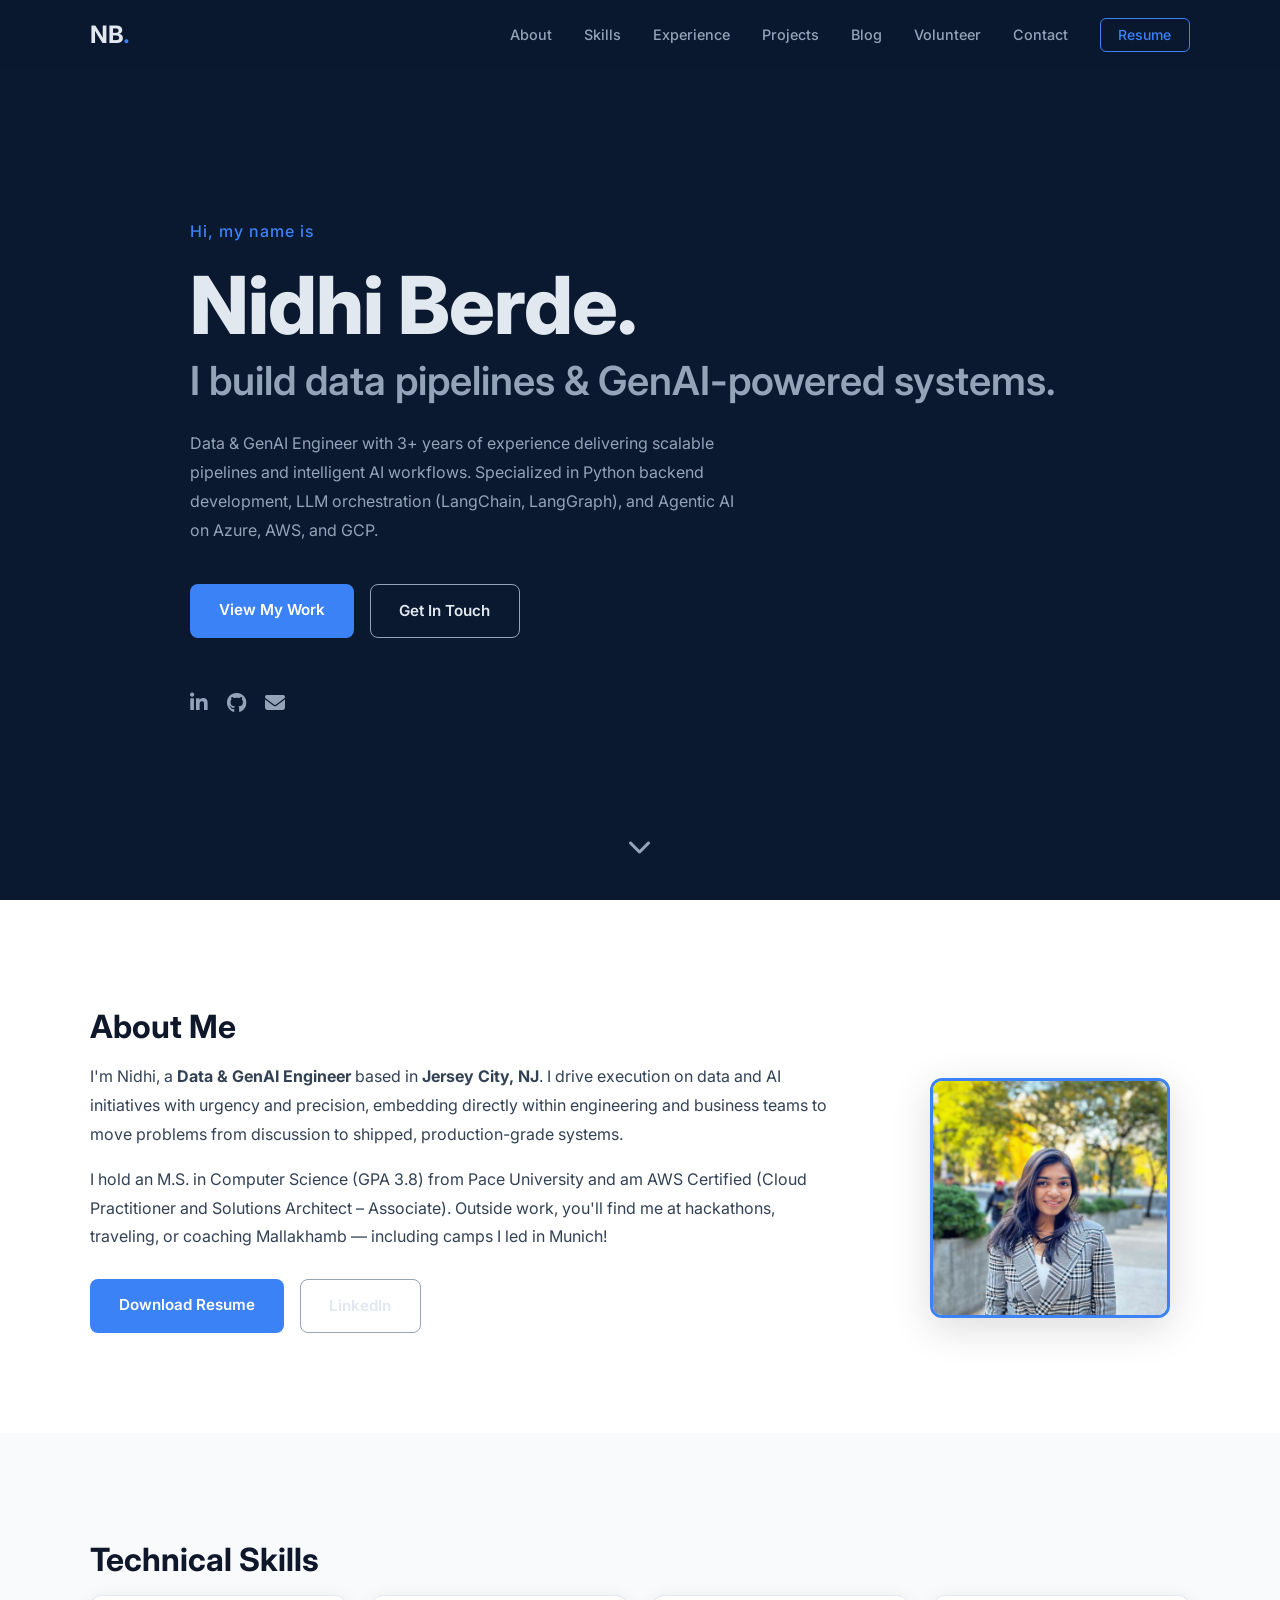
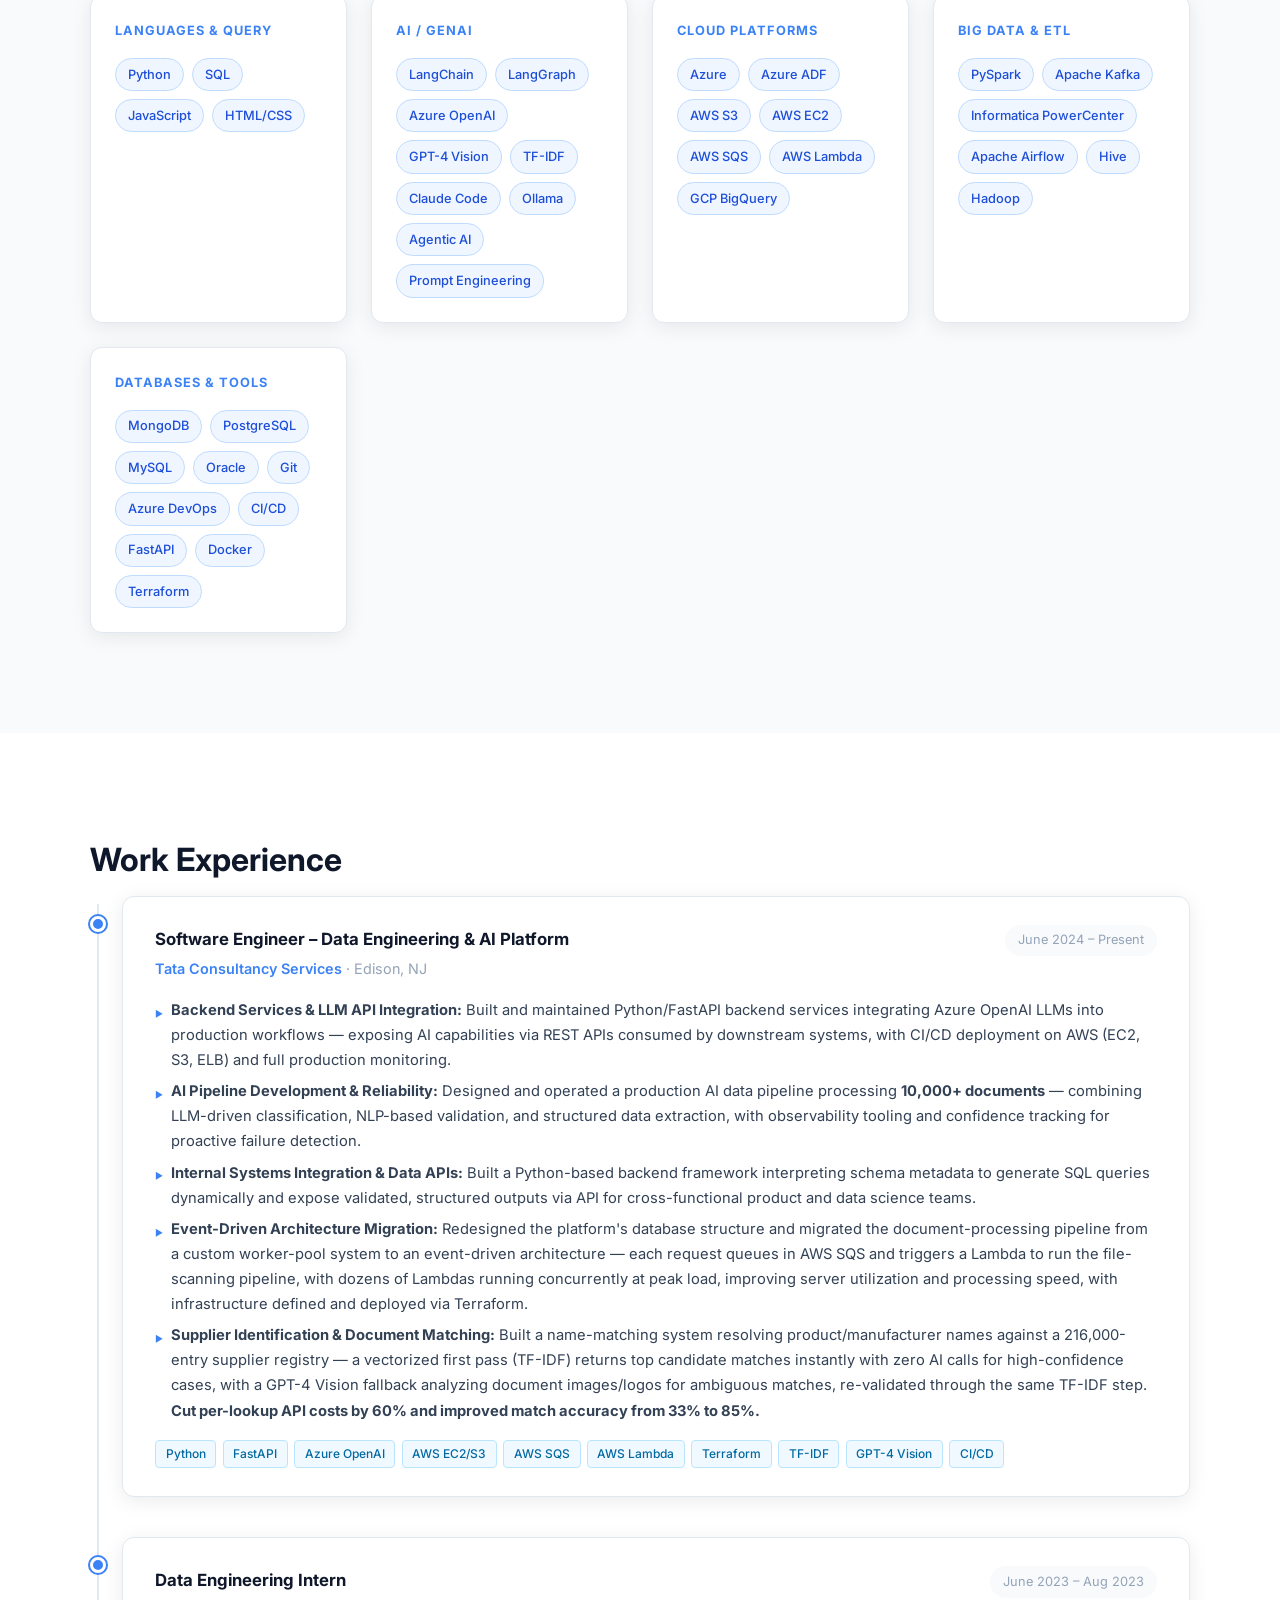
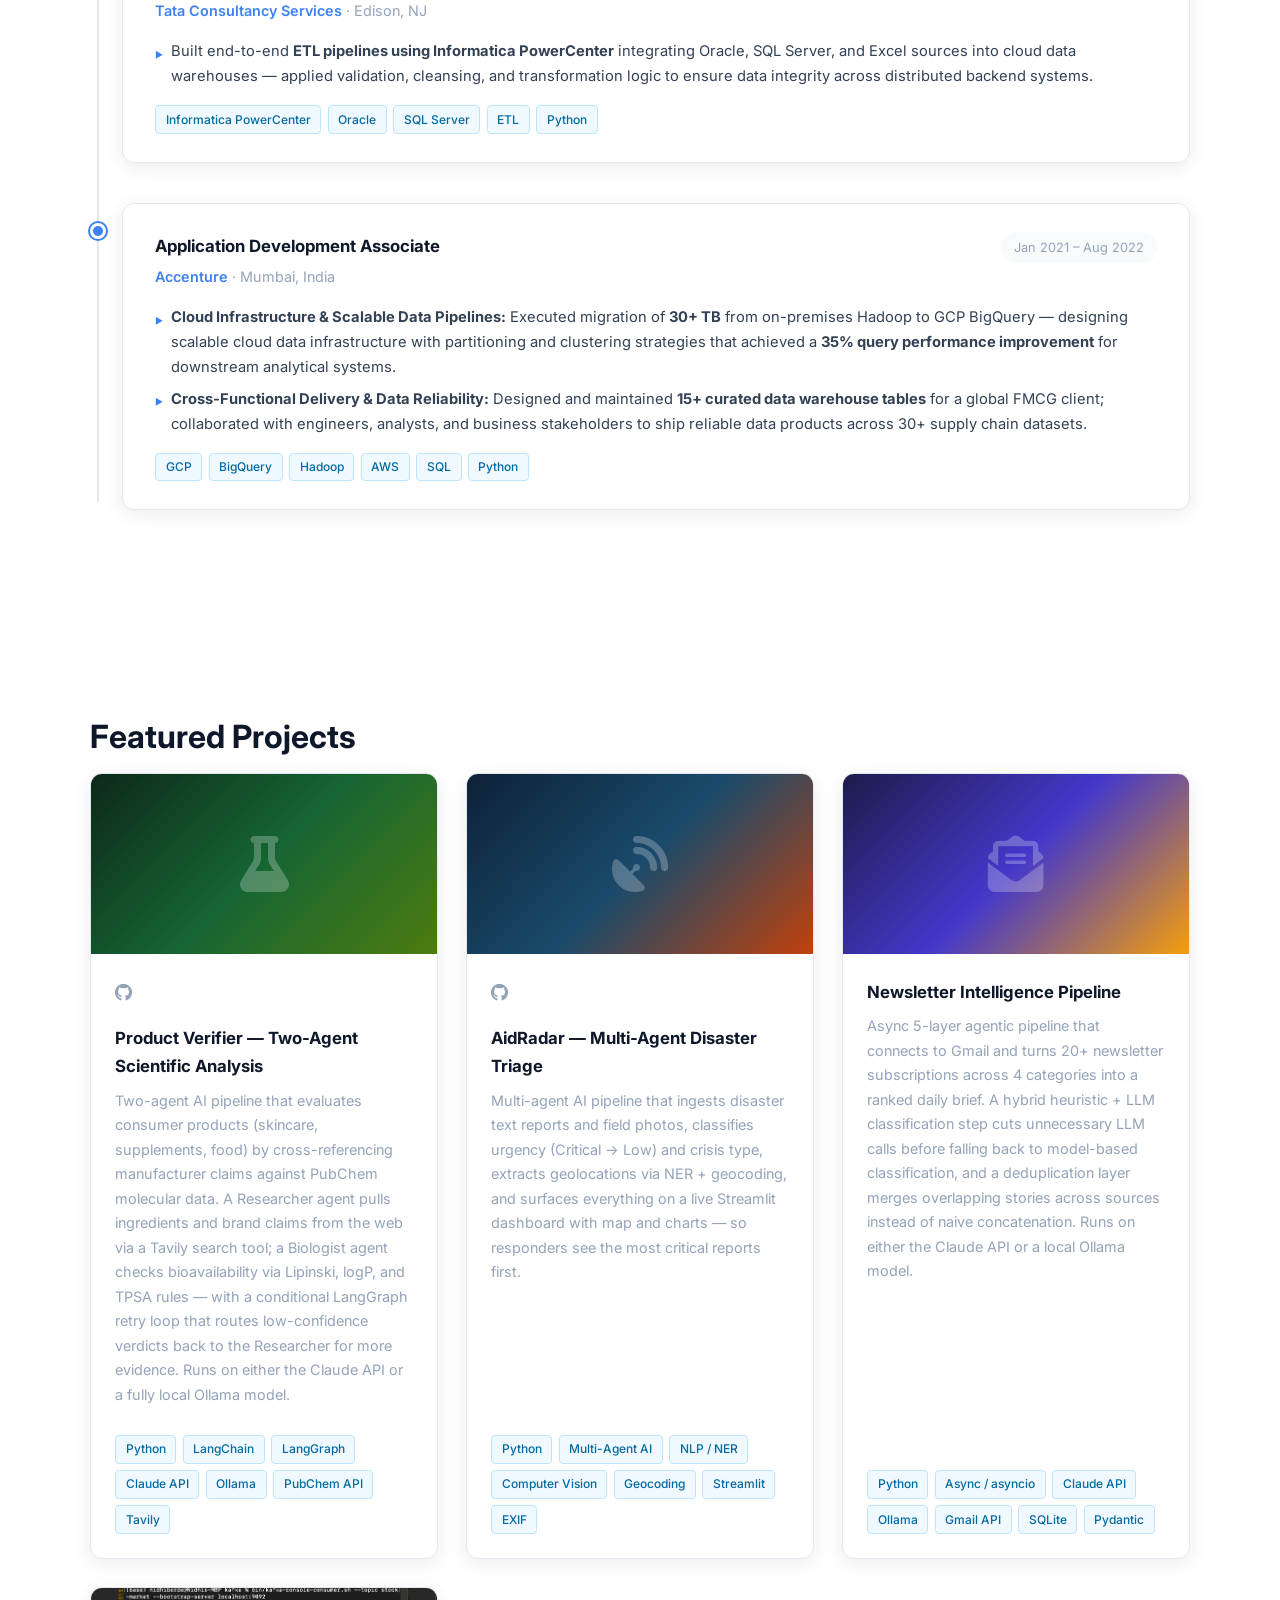
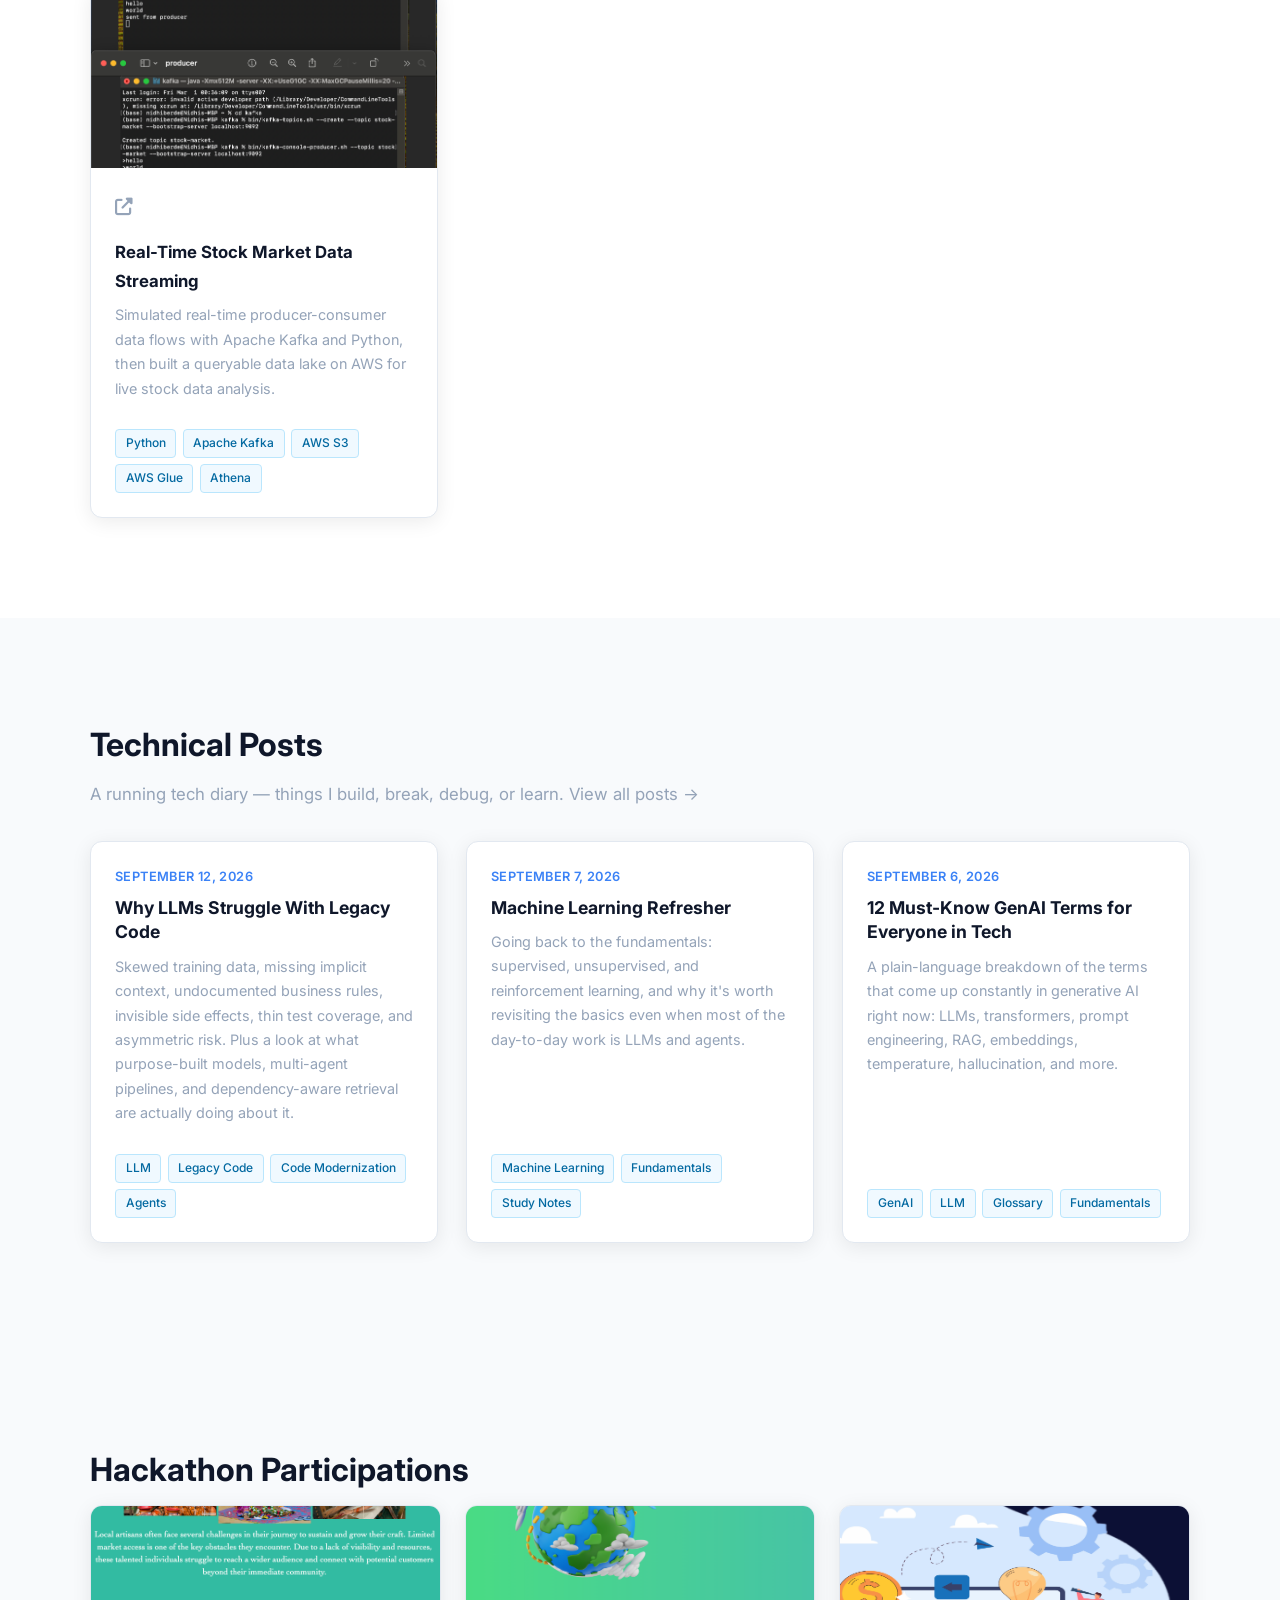
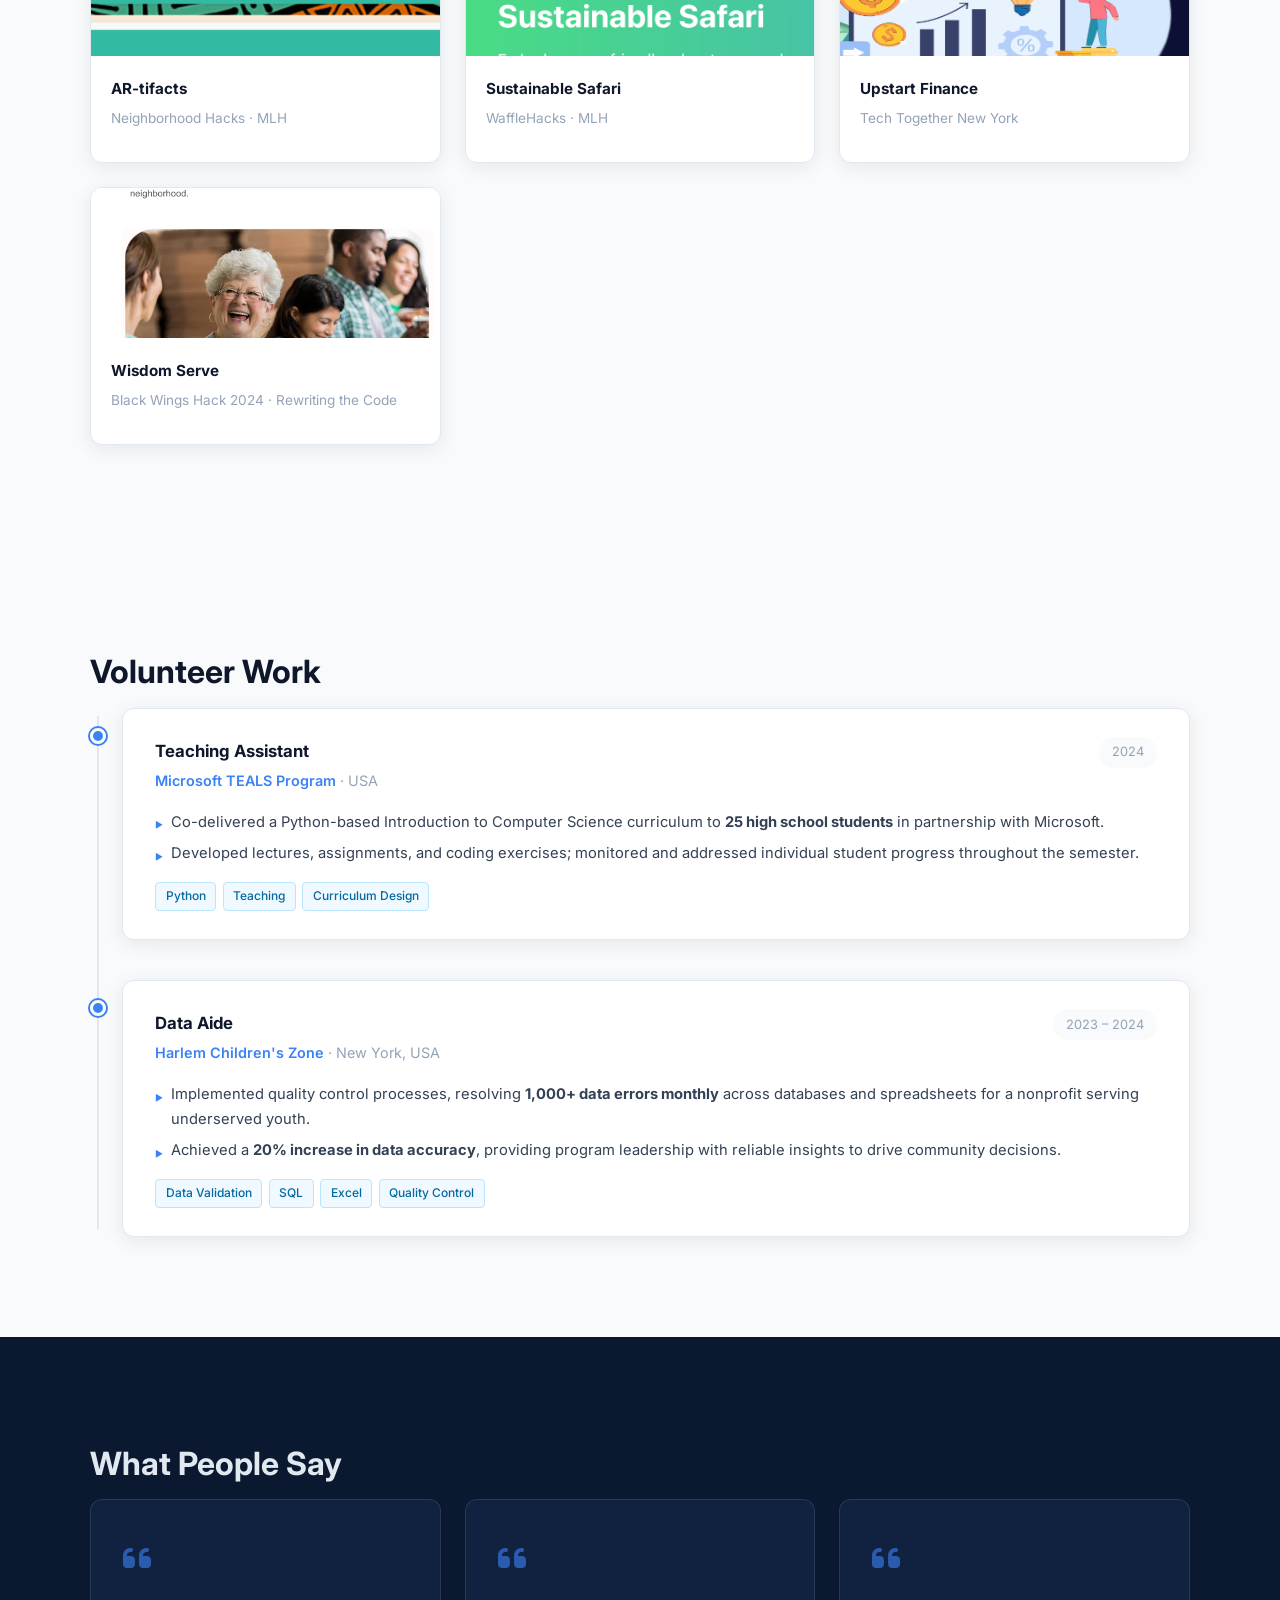
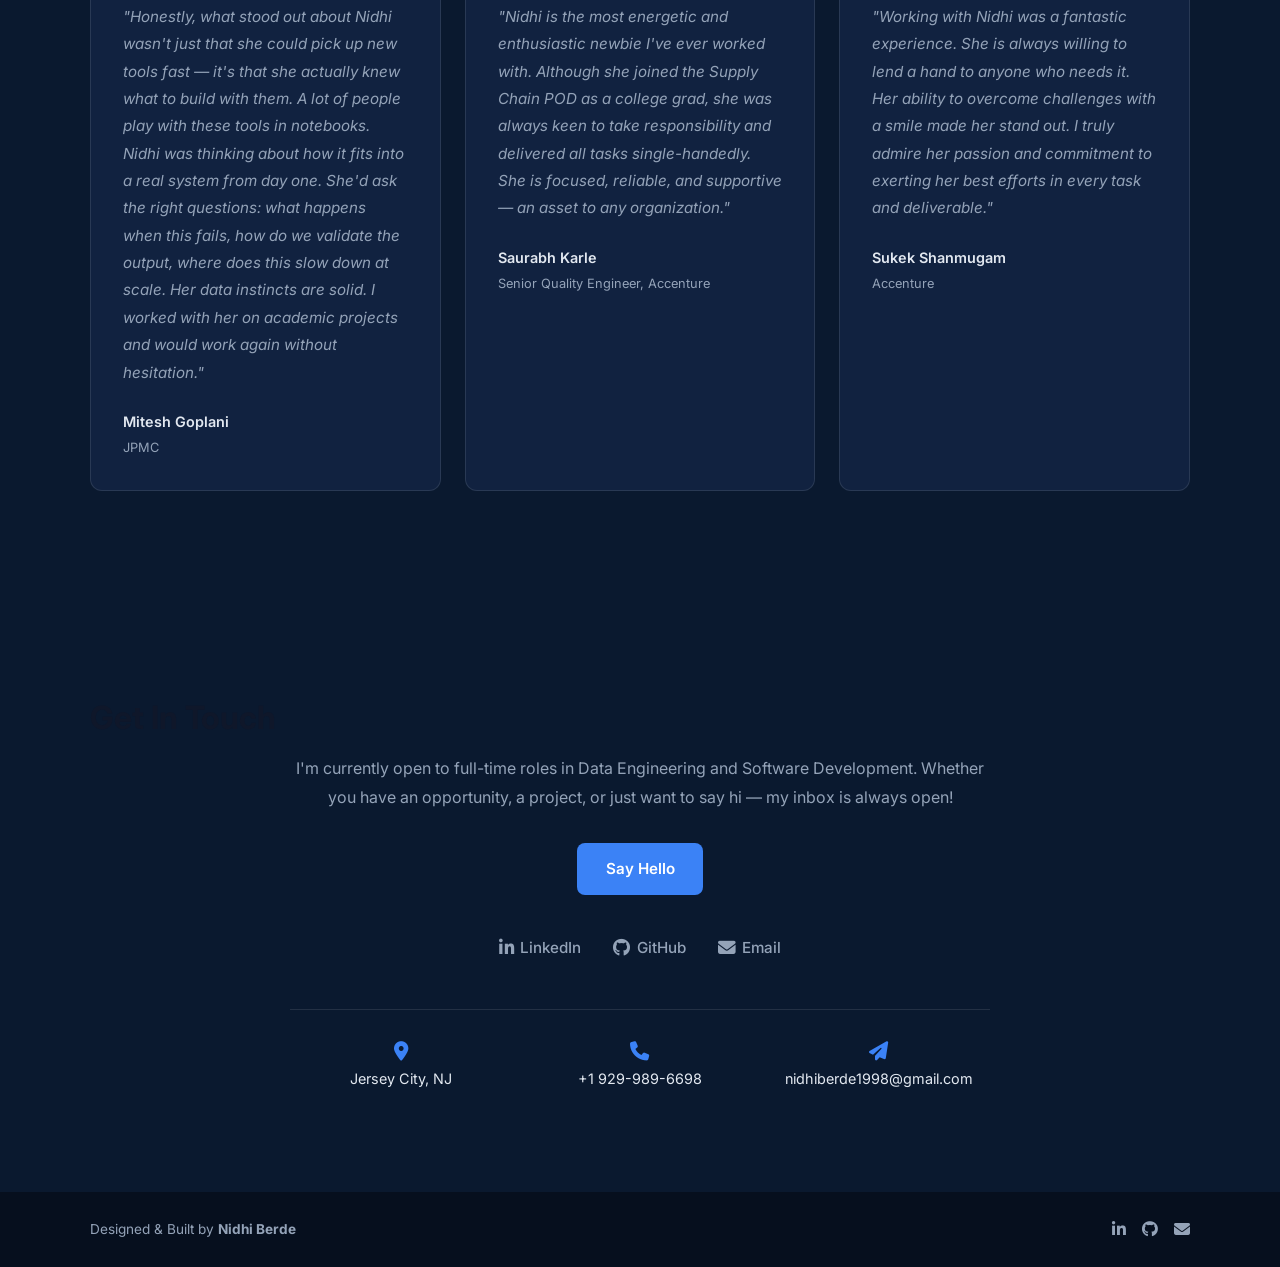
<file: index.html>
<!DOCTYPE html>
<html lang="en">
<head>
  <meta charset="utf-8">
  <meta name="viewport" content="width=device-width, initial-scale=1">
  <title>Nidhi Berde — Data & GenAI Engineer</title>
  <meta name="description" content="Nidhi Berde — Data Engineer and GenAI specialist based in Jersey City, NJ. Experienced in LangChain, LangGraph, Azure OpenAI, AWS, GCP, and scalable ETL pipelines.">
  <!-- Google Analytics -->
  <script async src="https://www.googletagmanager.com/gtag/js?id=G-KZZTS0ND30"></script>
  <script>
    window.dataLayer = window.dataLayer || [];
    function gtag(){dataLayer.push(arguments);}
    gtag('js', new Date());
    gtag('config', 'G-KZZTS0ND30');
  </script>
  <!-- Fonts -->
  <link rel="preconnect" href="https://fonts.googleapis.com">
  <link rel="preconnect" href="https://fonts.gstatic.com" crossorigin>
  <link href="https://fonts.googleapis.com/css2?family=Inter:wght@300;400;500;600;700;800;900&display=swap" rel="stylesheet">
  <!-- Icons -->
  <link rel="stylesheet" href="https://cdnjs.cloudflare.com/ajax/libs/font-awesome/6.4.0/css/all.min.css">
  <!-- Styles -->
  <link href="css/style.css" rel="stylesheet">
  <link href="css/posts.css" rel="stylesheet">
</head>
<body>

  <!-- ===== NAVIGATION ===== -->
  <nav class="navbar" id="navbar">
    <div class="nav-container">
      <a href="#home" class="nav-logo">NB<span class="accent">.</span></a>
      <ul class="nav-links">
        <li><a href="#about">About</a></li>
        <li><a href="#skills">Skills</a></li>
        <li><a href="#experience">Experience</a></li>
        <li><a href="#projects">Projects</a></li>
        <li><a href="posts/">Blog</a></li>
        <li><a href="#volunteer">Volunteer</a></li>
        <li><a href="#contact">Contact</a></li>
        <li>
          <a href="assets/Resume_NidhiBerde_V.pdf"
             class="btn-resume" target="_blank" rel="noopener">Resume</a>
        </li>
      </ul>
      <button class="hamburger" id="hamburger" aria-label="Toggle menu">
        <span></span><span></span><span></span>
      </button>
    </div>
    <div class="nav-mobile" id="nav-mobile">
      <a href="#about">About</a>
      <a href="#skills">Skills</a>
      <a href="#experience">Experience</a>
      <a href="#projects">Projects</a>
      <a href="posts/">Blog</a>
      <a href="#volunteer">Volunteer</a>
      <a href="#contact">Contact</a>
      <a href="assets/Resume_NidhiBerde_V.pdf"
         target="_blank" rel="noopener">Resume</a>
    </div>
  </nav>

  <!-- ===== HERO ===== -->
  <section class="hero-section" id="home">
    <div class="hero-inner">
      <p class="hero-greeting">Hi, my name is</p>
      <h1 class="hero-name">Nidhi Berde.</h1>
      <h2 class="hero-title">I build data pipelines &amp; GenAI-powered systems.</h2>
      <p class="hero-desc">
        Data &amp; GenAI Engineer with 3+ years of experience delivering scalable pipelines and
        intelligent AI workflows. Specialized in Python backend development, LLM orchestration
        (LangChain, LangGraph), and Agentic AI on Azure, AWS, and GCP.
      </p>
      <div class="hero-cta">
        <a href="#projects" class="btn-primary">View My Work</a>
        <a href="#contact" class="btn-outline">Get In Touch</a>
      </div>
      <div class="hero-social">
        <a href="https://www.linkedin.com/in/nidhi-berde/" target="_blank" rel="noopener" aria-label="LinkedIn">
          <i class="fab fa-linkedin-in"></i>
        </a>
        <a href="https://github.com/NidhiTheBerde" target="_blank" rel="noopener" aria-label="GitHub">
          <i class="fab fa-github"></i>
        </a>
        <a href="mailto:nidhiberde1998@gmail.com" aria-label="Email">
          <i class="fas fa-envelope"></i>
        </a>
      </div>
    </div>
    <a href="#about" class="hero-scroll-btn" aria-label="Scroll down">
      <i class="fas fa-chevron-down"></i>
    </a>
  </section>

  <!-- ===== ABOUT ===== -->
  <section class="section about-section" id="about">
    <div class="container">
      <h2 class="section-title">About Me</h2>
      <div class="about-grid">
        <div class="about-text">
          <p>
            I'm Nidhi, a <strong>Data &amp; GenAI Engineer</strong> based in
            <strong>Jersey City, NJ</strong>. I drive execution on data and AI initiatives with
            urgency and precision, embedding directly within engineering and business teams to
            move problems from discussion to shipped, production-grade systems.
          </p>
          <p>
            I hold an M.S. in Computer Science (GPA 3.8) from Pace University and am AWS Certified
            (Cloud Practitioner and Solutions Architect – Associate). Outside work, you'll find me
            at hackathons, traveling, or coaching Mallakhamb — including camps I led in Munich!
          </p>
          <div class="about-links">
            <a href="assets/Resume_NidhiBerde_V.pdf"
               class="btn-primary" target="_blank" rel="noopener">Download Resume</a>
            <a href="https://www.linkedin.com/in/nidhi-berde/"
               class="btn-outline" target="_blank" rel="noopener">LinkedIn</a>
          </div>
        </div>
        <div class="about-photo">
          <div class="photo-wrapper">
            <img src="img/Nidhi-header.jpg" alt="Nidhi Berde" loading="lazy">
          </div>
        </div>
      </div>
    </div>
  </section>

  <!-- ===== SKILLS ===== -->
  <section class="section section-alt skills-section" id="skills">
    <div class="container">
      <h2 class="section-title">Technical Skills</h2>
      <div class="skills-grid">

        <div class="skill-category">
          <h3>Languages &amp; Query</h3>
          <div class="skill-tags">
            <span class="tag">Python</span>
            <span class="tag">SQL</span>
            <span class="tag">JavaScript</span>
            <span class="tag">HTML/CSS</span>
          </div>
        </div>

        <div class="skill-category">
          <h3>AI / GenAI</h3>
          <div class="skill-tags">
            <span class="tag">LangChain</span>
            <span class="tag">LangGraph</span>
            <span class="tag">Azure OpenAI</span>
            <span class="tag">GPT-4 Vision</span>
            <span class="tag">TF-IDF</span>
            <span class="tag">Claude Code</span>
            <span class="tag">Ollama</span>
            <span class="tag">Agentic AI</span>
            <span class="tag">Prompt Engineering</span>
          </div>
        </div>

        <div class="skill-category">
          <h3>Cloud Platforms</h3>
          <div class="skill-tags">
            <span class="tag">Azure</span>
            <span class="tag">Azure ADF</span>
            <span class="tag">AWS S3</span>
            <span class="tag">AWS EC2</span>
            <span class="tag">AWS SQS</span>
            <span class="tag">AWS Lambda</span>
            <span class="tag">GCP BigQuery</span>
          </div>
        </div>

        <div class="skill-category">
          <h3>Big Data &amp; ETL</h3>
          <div class="skill-tags">
            <span class="tag">PySpark</span>
            <span class="tag">Apache Kafka</span>
            <span class="tag">Informatica PowerCenter</span>
            <span class="tag">Apache Airflow</span>
            <span class="tag">Hive</span>
            <span class="tag">Hadoop</span>
          </div>
        </div>

        <div class="skill-category">
          <h3>Databases &amp; Tools</h3>
          <div class="skill-tags">
            <span class="tag">MongoDB</span>
            <span class="tag">PostgreSQL</span>
            <span class="tag">MySQL</span>
            <span class="tag">Oracle</span>
            <span class="tag">Git</span>
            <span class="tag">Azure DevOps</span>
            <span class="tag">CI/CD</span>
            <span class="tag">FastAPI</span>
            <span class="tag">Docker</span>
            <span class="tag">Terraform</span>
          </div>
        </div>

      </div>
    </div>
  </section>

  <!-- ===== EXPERIENCE ===== -->
  <section class="section experience-section" id="experience">
    <div class="container">
      <h2 class="section-title">Work Experience</h2>
      <div class="timeline">

        <!-- TCS Software Engineer -->
        <div class="timeline-item">
          <div class="timeline-dot"></div>
          <div class="timeline-card">
            <div class="timeline-header">
              <div>
                <h3 class="job-title">Software Engineer – Data Engineering &amp; AI Platform</h3>
                <p class="company">Tata Consultancy Services <span class="location">· Edison, NJ</span></p>
              </div>
              <span class="timeline-date">June 2024 – Present</span>
            </div>
            <ul class="job-bullets">
              <li><strong>Backend Services &amp; LLM API Integration:</strong> Built and maintained Python/FastAPI backend services integrating Azure OpenAI LLMs into production workflows — exposing AI capabilities via REST APIs consumed by downstream systems, with CI/CD deployment on AWS (EC2, S3, ELB) and full production monitoring.</li>
              <li><strong>AI Pipeline Development &amp; Reliability:</strong> Designed and operated a production AI data pipeline processing <strong>10,000+ documents</strong> — combining LLM-driven classification, NLP-based validation, and structured data extraction, with observability tooling and confidence tracking for proactive failure detection.</li>
              <li><strong>Internal Systems Integration &amp; Data APIs:</strong> Built a Python-based backend framework interpreting schema metadata to generate SQL queries dynamically and expose validated, structured outputs via API for cross-functional product and data science teams.</li>
              <li><strong>Event-Driven Architecture Migration:</strong> Redesigned the platform's database structure and migrated the document-processing pipeline from a custom worker-pool system to an event-driven architecture — each request queues in AWS SQS and triggers a Lambda to run the file-scanning pipeline, with dozens of Lambdas running concurrently at peak load, improving server utilization and processing speed, with infrastructure defined and deployed via Terraform.</li>
              <li><strong>Supplier Identification &amp; Document Matching:</strong> Built a name-matching system resolving product/manufacturer names against a 216,000-entry supplier registry — a vectorized first pass (TF-IDF) returns top candidate matches instantly with zero AI calls for high-confidence cases, with a GPT-4 Vision fallback analyzing document images/logos for ambiguous matches, re-validated through the same TF-IDF step. <strong>Cut per-lookup API costs by 60% and improved match accuracy from 33% to 85%.</strong></li>
            </ul>
            <div class="tech-tags">
              <span class="tag-sm">Python</span>
              <span class="tag-sm">FastAPI</span>
              <span class="tag-sm">Azure OpenAI</span>
              <span class="tag-sm">AWS EC2/S3</span>
              <span class="tag-sm">AWS SQS</span>
              <span class="tag-sm">AWS Lambda</span>
              <span class="tag-sm">Terraform</span>
              <span class="tag-sm">TF-IDF</span>
              <span class="tag-sm">GPT-4 Vision</span>
              <span class="tag-sm">CI/CD</span>
            </div>
          </div>
        </div>

        <!-- TCS Intern -->
        <div class="timeline-item">
          <div class="timeline-dot"></div>
          <div class="timeline-card">
            <div class="timeline-header">
              <div>
                <h3 class="job-title">Data Engineering Intern</h3>
                <p class="company">Tata Consultancy Services <span class="location">· Edison, NJ</span></p>
              </div>
              <span class="timeline-date">June 2023 – Aug 2023</span>
            </div>
            <ul class="job-bullets">
              <li>Built end-to-end <strong>ETL pipelines using Informatica PowerCenter</strong> integrating Oracle, SQL Server, and Excel sources into cloud data warehouses — applied validation, cleansing, and transformation logic to ensure data integrity across distributed backend systems.</li>
            </ul>
            <div class="tech-tags">
              <span class="tag-sm">Informatica PowerCenter</span>
              <span class="tag-sm">Oracle</span>
              <span class="tag-sm">SQL Server</span>
              <span class="tag-sm">ETL</span>
              <span class="tag-sm">Python</span>
            </div>
          </div>
        </div>

        <!-- Accenture -->
        <div class="timeline-item">
          <div class="timeline-dot"></div>
          <div class="timeline-card">
            <div class="timeline-header">
              <div>
                <h3 class="job-title">Application Development Associate</h3>
                <p class="company">Accenture <span class="location">· Mumbai, India</span></p>
              </div>
              <span class="timeline-date">Jan 2021 – Aug 2022</span>
            </div>
            <ul class="job-bullets">
              <li><strong>Cloud Infrastructure &amp; Scalable Data Pipelines:</strong> Executed migration of <strong>30+ TB</strong> from on-premises Hadoop to GCP BigQuery — designing scalable cloud data infrastructure with partitioning and clustering strategies that achieved a <strong>35% query performance improvement</strong> for downstream analytical systems.</li>
              <li><strong>Cross-Functional Delivery &amp; Data Reliability:</strong> Designed and maintained <strong>15+ curated data warehouse tables</strong> for a global FMCG client; collaborated with engineers, analysts, and business stakeholders to ship reliable data products across 30+ supply chain datasets.</li>
            </ul>
            <div class="tech-tags">
              <span class="tag-sm">GCP</span>
              <span class="tag-sm">BigQuery</span>
              <span class="tag-sm">Hadoop</span>
              <span class="tag-sm">AWS</span>
              <span class="tag-sm">SQL</span>
              <span class="tag-sm">Python</span>
            </div>
          </div>
        </div>

      </div>
    </div>
  </section>

  <!-- ===== PROJECTS ===== -->
  <section class="section projects-section" id="projects">
    <div class="container">
      <h2 class="section-title">Featured Projects</h2>
      <div class="projects-grid">

        <div class="project-card">
          <div class="project-img project-img--product-verifier">
            <i class="fas fa-flask"></i>
          </div>
          <div class="project-body">
            <div class="project-links-top">
              <a href="https://github.com/NidhiTheBerde/product-verifier"
                 target="_blank" rel="noopener" aria-label="GitHub">
                <i class="fab fa-github"></i>
              </a>
            </div>
            <h3>Product Verifier — Two-Agent Scientific Analysis</h3>
            <p>Two-agent AI pipeline that evaluates consumer products (skincare, supplements, food) by cross-referencing manufacturer claims against PubChem molecular data. A Researcher agent pulls ingredients and brand claims from the web via a Tavily search tool; a Biologist agent checks bioavailability via Lipinski, logP, and TPSA rules — with a conditional LangGraph retry loop that routes low-confidence verdicts back to the Researcher for more evidence. Runs on either the Claude API or a fully local Ollama model.</p>
            <div class="tech-tags">
              <span class="tag-sm">Python</span>
              <span class="tag-sm">LangChain</span>
              <span class="tag-sm">LangGraph</span>
              <span class="tag-sm">Claude API</span>
              <span class="tag-sm">Ollama</span>
              <span class="tag-sm">PubChem API</span>
              <span class="tag-sm">Tavily</span>
            </div>
          </div>
        </div>

        <div class="project-card">
          <div class="project-img project-img--aidradar">
            <i class="fas fa-satellite-dish"></i>
          </div>
          <div class="project-body">
            <div class="project-links-top">
              <a href="https://github.com/NidhiTheBerde/aidradar"
                 target="_blank" rel="noopener" aria-label="GitHub">
                <i class="fab fa-github"></i>
              </a>
            </div>
            <h3>AidRadar — Multi-Agent Disaster Triage</h3>
            <p>Multi-agent AI pipeline that ingests disaster text reports and field photos, classifies urgency (Critical → Low) and crisis type, extracts geolocations via NER + geocoding, and surfaces everything on a live Streamlit dashboard with map and charts — so responders see the most critical reports first.</p>
            <div class="tech-tags">
              <span class="tag-sm">Python</span>
              <span class="tag-sm">Multi-Agent AI</span>
              <span class="tag-sm">NLP / NER</span>
              <span class="tag-sm">Computer Vision</span>
              <span class="tag-sm">Geocoding</span>
              <span class="tag-sm">Streamlit</span>
              <span class="tag-sm">EXIF</span>
            </div>
          </div>
        </div>

        <div class="project-card">
          <div class="project-img project-img--newsum">
            <i class="fas fa-envelope-open-text"></i>
          </div>
          <div class="project-body">
            <h3>Newsletter Intelligence Pipeline</h3>
            <p>Async 5-layer agentic pipeline that connects to Gmail and turns 20+ newsletter subscriptions across 4 categories into a ranked daily brief. A hybrid heuristic + LLM classification step cuts unnecessary LLM calls before falling back to model-based classification, and a deduplication layer merges overlapping stories across sources instead of naive concatenation. Runs on either the Claude API or a local Ollama model.</p>
            <div class="tech-tags">
              <span class="tag-sm">Python</span>
              <span class="tag-sm">Async / asyncio</span>
              <span class="tag-sm">Claude API</span>
              <span class="tag-sm">Ollama</span>
              <span class="tag-sm">Gmail API</span>
              <span class="tag-sm">SQLite</span>
              <span class="tag-sm">Pydantic</span>
            </div>
          </div>
        </div>

        <div class="project-card">
          <div class="project-img" style="background-image:url(img/stock.png)"></div>
          <div class="project-body">
            <div class="project-links-top">
              <a href="https://nidhitheberde.github.io/Stock_Market_Real_Time_Data_Project/"
                 target="_blank" rel="noopener" aria-label="View Project">
                <i class="fas fa-external-link-alt"></i>
              </a>
            </div>
            <h3>Real-Time Stock Market Data Streaming</h3>
            <p>Simulated real-time producer-consumer data flows with Apache Kafka and Python, then built a queryable data lake on AWS for live stock data analysis.</p>
            <div class="tech-tags">
              <span class="tag-sm">Python</span>
              <span class="tag-sm">Apache Kafka</span>
              <span class="tag-sm">AWS S3</span>
              <span class="tag-sm">AWS Glue</span>
              <span class="tag-sm">Athena</span>
            </div>
          </div>
        </div>


      </div>
    </div>
  </section>

  <!-- ===== TECHNICAL POSTS ===== -->
  <section class="section section-alt posts-section" id="tech-posts">
    <div class="container">
      <h2 class="section-title">Technical Posts</h2>
      <p class="posts-intro">A running tech diary — things I build, break, debug, or learn.
        <a href="posts/">View all posts →</a>
      </p>
      <div id="home-posts-grid" class="posts-grid">
        <p>Loading posts…</p>
      </div>
    </div>
  </section>

  <!-- ===== HACKATHONS ===== -->
  <section class="section section-alt hackathons-section" id="hackathons">
    <div class="container">
      <h2 class="section-title">Hackathon Participations</h2>
      <div class="hackathon-grid">

        <a href="https://devpost.com/software/ar-tifacts" class="hackathon-card"
           target="_blank" rel="noopener">
          <div class="hackathon-img-wrap">
            <img src="img/Artifacts.png" alt="AR-tifacts" loading="lazy">
          </div>
          <div class="hackathon-body">
            <h3>AR-tifacts</h3>
            <p>Neighborhood Hacks · MLH</p>
          </div>
        </a>

        <a href="https://devpost.com/software/sustainable-safari" class="hackathon-card"
           target="_blank" rel="noopener">
          <div class="hackathon-img-wrap">
            <img src="img/sustainable-safari.png" alt="Sustainable Safari" loading="lazy">
          </div>
          <div class="hackathon-body">
            <h3>Sustainable Safari</h3>
            <p>WaffleHacks · MLH</p>
          </div>
        </a>

        <a href="https://devpost.com/software/upstart-finance" class="hackathon-card"
           target="_blank" rel="noopener">
          <div class="hackathon-img-wrap">
            <img src="img/Upstart-finance.png" alt="Upstart Finance" loading="lazy">
          </div>
          <div class="hackathon-body">
            <h3>Upstart Finance</h3>
            <p>Tech Together New York</p>
          </div>
        </a>

        <a href="https://devpost.com/software/wisdom-serve" class="hackathon-card"
           target="_blank" rel="noopener">
          <div class="hackathon-img-wrap">
            <img src="img/Wisdom-serve.png" alt="Wisdom Serve" loading="lazy">
          </div>
          <div class="hackathon-body">
            <h3>Wisdom Serve</h3>
            <p>Black Wings Hack 2024 · Rewriting the Code</p>
          </div>
        </a>

      </div>
    </div>
  </section>

  <!-- ===== VOLUNTEER ===== -->
  <section class="section section-alt volunteer-section" id="volunteer">
    <div class="container">
      <h2 class="section-title">Volunteer Work</h2>
      <div class="timeline">

        <div class="timeline-item">
          <div class="timeline-dot"></div>
          <div class="timeline-card">
            <div class="timeline-header">
              <div>
                <h3 class="job-title">Teaching Assistant</h3>
                <p class="company">Microsoft TEALS Program <span class="location">· USA</span></p>
              </div>
              <span class="timeline-date">2024</span>
            </div>
            <ul class="job-bullets">
              <li>Co-delivered a Python-based Introduction to Computer Science curriculum to <strong>25 high school students</strong> in partnership with Microsoft.</li>
              <li>Developed lectures, assignments, and coding exercises; monitored and addressed individual student progress throughout the semester.</li>
            </ul>
            <div class="tech-tags">
              <span class="tag-sm">Python</span>
              <span class="tag-sm">Teaching</span>
              <span class="tag-sm">Curriculum Design</span>
            </div>
          </div>
        </div>

        <div class="timeline-item">
          <div class="timeline-dot"></div>
          <div class="timeline-card">
            <div class="timeline-header">
              <div>
                <h3 class="job-title">Data Aide</h3>
                <p class="company">Harlem Children's Zone <span class="location">· New York, USA</span></p>
              </div>
              <span class="timeline-date">2023 – 2024</span>
            </div>
            <ul class="job-bullets">
              <li>Implemented quality control processes, resolving <strong>1,000+ data errors monthly</strong> across databases and spreadsheets for a nonprofit serving underserved youth.</li>
              <li>Achieved a <strong>20% increase in data accuracy</strong>, providing program leadership with reliable insights to drive community decisions.</li>
            </ul>
            <div class="tech-tags">
              <span class="tag-sm">Data Validation</span>
              <span class="tag-sm">SQL</span>
              <span class="tag-sm">Excel</span>
              <span class="tag-sm">Quality Control</span>
            </div>
          </div>
        </div>

      </div>
    </div>
  </section>

  <!-- ===== TESTIMONIALS ===== -->
  <section class="section section-dark testimonials-section" id="testimonials">
    <div class="container">
      <h2 class="section-title">What People Say</h2>
      <div class="testimonial-grid">

        <div class="testimonial-card">
          <div class="quote-icon"><i class="fas fa-quote-left"></i></div>
          <p>"Honestly, what stood out about Nidhi wasn't just that she could pick up new tools fast — it's that she actually knew what to build with them. A lot of people play with these tools in notebooks. Nidhi was thinking about how it fits into a real system from day one. She'd ask the right questions: what happens when this fails, how do we validate the output, where does this slow down at scale. Her data instincts are solid. I worked with her on academic projects and would work again without hesitation."</p>
          <div class="testimonial-author">
            <strong>Mitesh Goplani</strong>
            <span>JPMC</span>
          </div>
        </div>

        <div class="testimonial-card">
          <div class="quote-icon"><i class="fas fa-quote-left"></i></div>
          <p>"Nidhi is the most energetic and enthusiastic newbie I've ever worked with. Although she joined the Supply Chain POD as a college grad, she was always keen to take responsibility and delivered all tasks single-handedly. She is focused, reliable, and supportive — an asset to any organization."</p>
          <div class="testimonial-author">
            <strong>Saurabh Karle</strong>
            <span>Senior Quality Engineer, Accenture</span>
          </div>
        </div>

        <div class="testimonial-card">
          <div class="quote-icon"><i class="fas fa-quote-left"></i></div>
          <p>"Working with Nidhi was a fantastic experience. She is always willing to lend a hand to anyone who needs it. Her ability to overcome challenges with a smile made her stand out. I truly admire her passion and commitment to exerting her best efforts in every task and deliverable."</p>
          <div class="testimonial-author">
            <strong>Sukek Shanmugam</strong>
            <span>Accenture</span>
          </div>
        </div>

        

      </div>
    </div>
  </section>

  <!-- ===== CONTACT ===== -->
  <section class="section contact-section" id="contact">
    <div class="container">
      <h2 class="section-title">Get In Touch</h2>
      <div class="contact-content">
        <p class="contact-desc">
          I'm currently open to full-time roles in Data Engineering and Software Development.
          Whether you have an opportunity, a project, or just want to say hi — my inbox is always open!
        </p>
        <a href="mailto:nidhiberde1998@gmail.com" class="btn-primary contact-cta">Say Hello</a>
        <div class="contact-links">
          <a href="https://www.linkedin.com/in/nidhi-berde/" target="_blank" rel="noopener">
            <i class="fab fa-linkedin-in"></i> LinkedIn
          </a>
          <a href="https://github.com/NidhiTheBerde" target="_blank" rel="noopener">
            <i class="fab fa-github"></i> GitHub
          </a>
          <a href="mailto:nidhiberde1998@gmail.com">
            <i class="fas fa-envelope"></i> Email
          </a>
        </div>
        <div class="contact-info-grid">
          <div class="contact-info-item">
            <i class="fas fa-map-marker-alt"></i>
            <p>Jersey City, NJ</p>
          </div>
          <div class="contact-info-item">
            <i class="fas fa-phone"></i>
            <p>+1 929-989-6698</p>
          </div>
          <div class="contact-info-item">
            <i class="fas fa-paper-plane"></i>
            <p>nidhiberde1998@gmail.com</p>
          </div>
        </div>
      </div>
    </div>
  </section>

  <!-- ===== FOOTER ===== -->
  <footer>
    <div class="container footer-inner">
      <p>Designed &amp; Built by <strong>Nidhi Berde</strong></p>
      <div class="footer-social">
        <a href="https://www.linkedin.com/in/nidhi-berde/" target="_blank" rel="noopener" aria-label="LinkedIn">
          <i class="fab fa-linkedin-in"></i>
        </a>
        <a href="https://github.com/NidhiTheBerde" target="_blank" rel="noopener" aria-label="GitHub">
          <i class="fab fa-github"></i>
        </a>
        <a href="mailto:nidhiberde1998@gmail.com" aria-label="Email">
          <i class="fas fa-envelope"></i>
        </a>
      </div>
    </div>
  </footer>

  <script src="js/main.js"></script>
  <script>
    (async function () {
      const gridEl = document.getElementById('home-posts-grid');
      if (!gridEl) return;
      try {
        const res = await fetch('posts/manifest.json');
        const posts = await res.json();
        posts.sort((a, b) => b.date.localeCompare(a.date));
        const latest = posts.slice(0, 3);

        if (!latest.length) {
          gridEl.innerHTML = '<p>First post coming soon.</p>';
          return;
        }

        gridEl.innerHTML = latest.map(post => `
          <a class="post-card" href="posts/post.html?slug=${encodeURIComponent(post.slug)}">
            <span class="post-card-date">${new Date(post.date + 'T00:00:00').toLocaleDateString('en-US', { year: 'numeric', month: 'long', day: 'numeric' })}</span>
            <h3 class="post-card-title">${post.title}</h3>
            <p class="post-card-excerpt">${post.excerpt}</p>
            <div class="tech-tags">${(post.tags || []).map(t => `<span class="tag-sm">${t}</span>`).join('')}</div>
          </a>
        `).join('');
      } catch (err) {
        console.error(err);
        gridEl.innerHTML = '<p>Couldn\'t load posts right now.</p>';
      }
    })();
  </script>
</body>
</html>
</file>
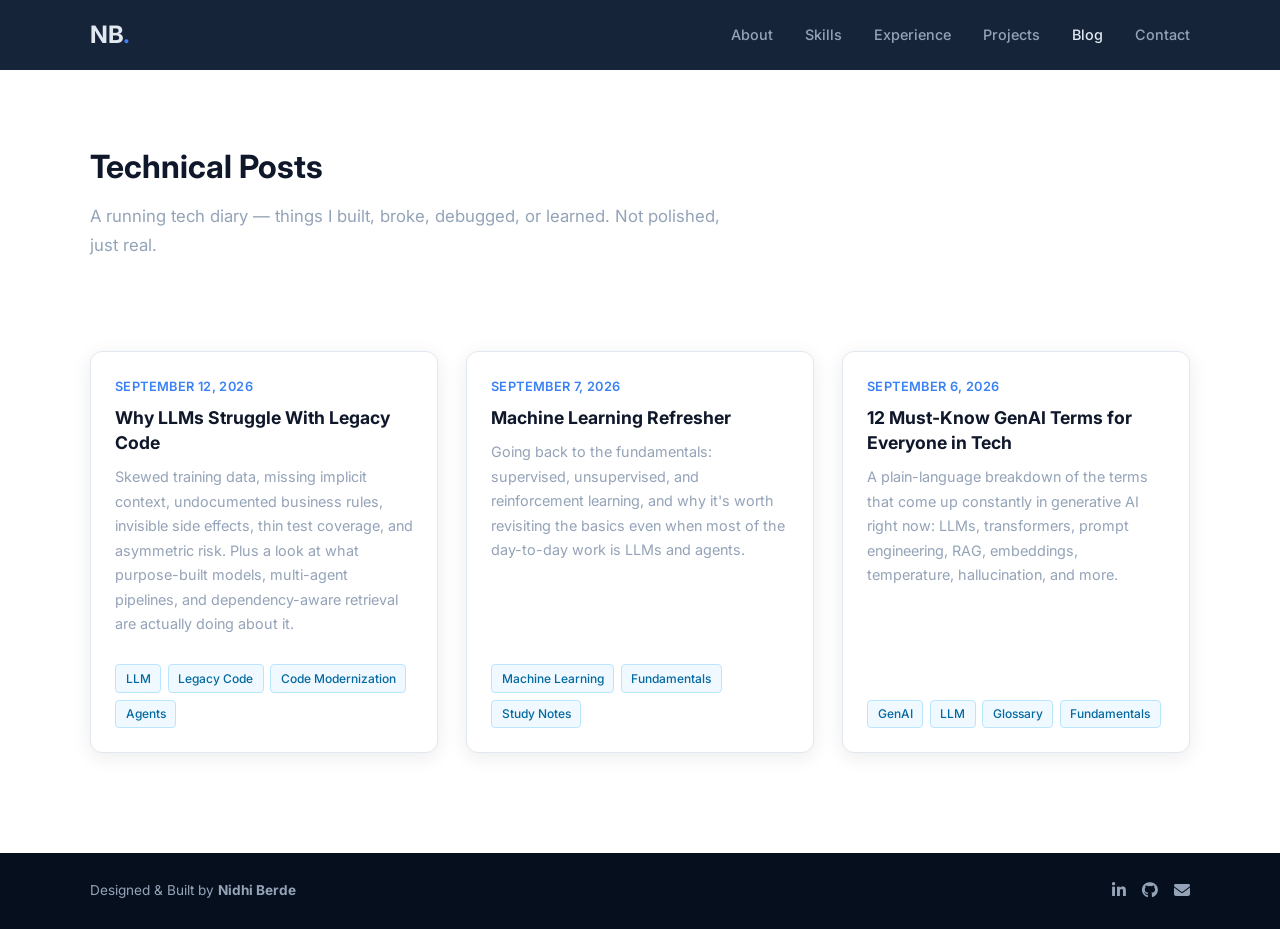
<file: posts/index.html>
<!DOCTYPE html>
<html lang="en">
<head>
  <meta charset="utf-8">
  <meta name="viewport" content="width=device-width, initial-scale=1">
  <title>Technical Posts — Nidhi Berde</title>
  <meta name="description" content="A daily-ish tech diary from Nidhi Berde — things built, debugged, or learned.">
  <!-- Google Analytics -->
  <script async src="https://www.googletagmanager.com/gtag/js?id=G-KZZTS0ND30"></script>
  <script>
    window.dataLayer = window.dataLayer || [];
    function gtag(){dataLayer.push(arguments);}
    gtag('js', new Date());
    gtag('config', 'G-KZZTS0ND30');
  </script>
  <!-- Fonts -->
  <link rel="preconnect" href="https://fonts.googleapis.com">
  <link rel="preconnect" href="https://fonts.gstatic.com" crossorigin>
  <link href="https://fonts.googleapis.com/css2?family=Inter:wght@300;400;500;600;700;800;900&display=swap" rel="stylesheet">
  <!-- Icons -->
  <link rel="stylesheet" href="https://cdnjs.cloudflare.com/ajax/libs/font-awesome/6.4.0/css/all.min.css">
  <!-- Styles -->
  <link href="../css/style.css" rel="stylesheet">
  <link href="../css/posts.css" rel="stylesheet">
</head>
<body>

  <!-- ===== NAVIGATION ===== -->
  <nav class="navbar" id="navbar">
    <div class="nav-container">
      <a href="../index.html#home" class="nav-logo">NB<span class="accent">.</span></a>
      <ul class="nav-links">
        <li><a href="../index.html#about">About</a></li>
        <li><a href="../index.html#skills">Skills</a></li>
        <li><a href="../index.html#experience">Experience</a></li>
        <li><a href="../index.html#projects">Projects</a></li>
        <li><a href="./" class="active">Blog</a></li>
        <li><a href="../index.html#contact">Contact</a></li>
      </ul>
      <button class="hamburger" id="hamburger" aria-label="Toggle menu">
        <span></span><span></span><span></span>
      </button>
    </div>
    <div class="nav-mobile" id="nav-mobile">
      <a href="../index.html#about">About</a>
      <a href="../index.html#skills">Skills</a>
      <a href="../index.html#experience">Experience</a>
      <a href="../index.html#projects">Projects</a>
      <a href="./">Blog</a>
      <a href="../index.html#contact">Contact</a>
    </div>
  </nav>

  <!-- ===== BLOG HERO ===== -->
  <section class="section posts-hero">
    <div class="container">
      <h1 class="section-title">Technical Posts</h1>
      <p class="posts-intro">A running tech diary — things I built, broke, debugged, or learned. Not polished, just real.</p>
    </div>
  </section>

  <!-- ===== POST LIST ===== -->
  <section class="section posts-list-section">
    <div class="container">
      <div id="posts-list" class="posts-grid">
        <p>Loading posts…</p>
      </div>
    </div>
  </section>

  <!-- ===== FOOTER ===== -->
  <footer>
    <div class="container footer-inner">
      <p>Designed &amp; Built by <strong>Nidhi Berde</strong></p>
      <div class="footer-social">
        <a href="https://www.linkedin.com/in/nidhi-berde/" target="_blank" rel="noopener" aria-label="LinkedIn">
          <i class="fab fa-linkedin-in"></i>
        </a>
        <a href="https://github.com/NidhiTheBerde" target="_blank" rel="noopener" aria-label="GitHub">
          <i class="fab fa-github"></i>
        </a>
        <a href="mailto:nidhiberde1998@gmail.com" aria-label="Email">
          <i class="fas fa-envelope"></i>
        </a>
      </div>
    </div>
  </footer>

  <script src="../js/main.js"></script>
  <script>
    (async function () {
      const listEl = document.getElementById('posts-list');
      try {
        const res = await fetch('manifest.json');
        const posts = await res.json();
        posts.sort((a, b) => b.date.localeCompare(a.date));

        if (!posts.length) {
          listEl.innerHTML = '<p>No posts yet — check back soon.</p>';
          return;
        }

        listEl.innerHTML = posts.map(post => `
          <a class="post-card" href="post.html?slug=${encodeURIComponent(post.slug)}">
            <span class="post-card-date">${new Date(post.date + 'T00:00:00').toLocaleDateString('en-US', { year: 'numeric', month: 'long', day: 'numeric' })}</span>
            <h3 class="post-card-title">${post.title}</h3>
            <p class="post-card-excerpt">${post.excerpt}</p>
            <div class="tech-tags">${(post.tags || []).map(t => `<span class="tag-sm">${t}</span>`).join('')}</div>
          </a>
        `).join('');
      } catch (err) {
        console.error(err);
        listEl.innerHTML = '<p>Couldn\'t load posts right now.</p>';
      }
    })();
  </script>
</body>
</html>
</file>
<file: css/style.css>
/* ===== CSS VARIABLES ===== */
:root {
  --color-bg: #0a192f;
  --color-bg2: #112240;
  --color-accent: #3b82f6;
  --color-accent-hover: #2563eb;
  --color-white: #e2e8f0;
  --color-muted: #94a3b8;
  --color-section-alt: #f8fafc;
  --color-text: #334155;
  --color-heading: #0f172a;
  --font: 'Inter', sans-serif;
  --nav-height: 70px;
  --radius: 12px;
  --shadow: 0 4px 20px rgba(0,0,0,0.08);
  --shadow-lg: 0 10px 40px rgba(0,0,0,0.14);
  --transition: 0.3s ease;
}

/* ===== RESET & BASE ===== */
*, *::before, *::after { box-sizing: border-box; margin: 0; padding: 0; }

html { scroll-behavior: smooth; }

body {
  font-family: var(--font);
  font-size: 16px;
  line-height: 1.7;
  color: var(--color-text);
  background: #fff;
  -webkit-font-smoothing: antialiased;
}

img { display: block; max-width: 100%; }

a { text-decoration: none; color: inherit; }

ul { list-style: none; }

.container {
  width: 90%;
  max-width: 1100px;
  margin: 0 auto;
}

/* ===== NAVBAR ===== */
.navbar {
  position: fixed;
  top: 0;
  left: 0;
  right: 0;
  z-index: 1000;
  height: var(--nav-height);
  background: rgba(10, 25, 47, 0.95);
  backdrop-filter: blur(10px);
  -webkit-backdrop-filter: blur(10px);
  transition: box-shadow var(--transition);
}

.navbar.scrolled {
  box-shadow: 0 2px 20px rgba(0,0,0,0.3);
}

.nav-container {
  height: 100%;
  display: flex;
  align-items: center;
  justify-content: space-between;
  width: 90%;
  max-width: 1100px;
  margin: 0 auto;
}

.nav-logo {
  font-size: 1.5rem;
  font-weight: 700;
  color: var(--color-white);
  letter-spacing: -0.5px;
}

.nav-logo .accent { color: var(--color-accent); }

.nav-links {
  display: flex;
  align-items: center;
  gap: 2rem;
}

.nav-links a {
  color: var(--color-muted);
  font-size: 0.9rem;
  font-weight: 500;
  transition: color var(--transition);
}

.nav-links a:hover,
.nav-links a.active {
  color: var(--color-white);
}

.btn-resume {
  background: transparent;
  border: 1px solid var(--color-accent);
  color: var(--color-accent) !important;
  padding: 0.45rem 1.1rem;
  border-radius: 6px;
  font-size: 0.875rem !important;
  transition: background var(--transition), color var(--transition) !important;
}

.btn-resume:hover {
  background: var(--color-accent);
  color: #fff !important;
}

.hamburger {
  display: none;
  flex-direction: column;
  gap: 5px;
  background: none;
  border: none;
  cursor: pointer;
  padding: 4px;
}

.hamburger span {
  display: block;
  width: 24px;
  height: 2px;
  background: var(--color-white);
  border-radius: 2px;
  transition: all var(--transition);
}

.hamburger.open span:nth-child(1) { transform: translateY(7px) rotate(45deg); }
.hamburger.open span:nth-child(2) { opacity: 0; }
.hamburger.open span:nth-child(3) { transform: translateY(-7px) rotate(-45deg); }

.nav-mobile {
  display: none;
  flex-direction: column;
  background: rgba(10, 25, 47, 0.98);
  padding: 1.5rem 0;
  position: fixed;
  top: var(--nav-height);
  left: 0;
  right: 0;
  z-index: 999;
  border-top: 1px solid rgba(255,255,255,0.08);
}

.nav-mobile.open { display: flex; }

.nav-mobile a {
  color: var(--color-muted);
  padding: 0.75rem 5%;
  font-size: 0.95rem;
  font-weight: 500;
  transition: color var(--transition);
  border-bottom: 1px solid rgba(255,255,255,0.05);
}

.nav-mobile a:hover { color: var(--color-white); }

.nav-mobile .btn-resume {
  margin: 1rem 5% 0;
  text-align: center;
  border: 1px solid var(--color-accent);
  color: var(--color-accent) !important;
  padding: 0.6rem 1rem;
  border-radius: 6px;
}

/* ===== HERO ===== */
.hero-section {
  min-height: 100vh;
  background: var(--color-bg);
  display: flex;
  flex-direction: column;
  justify-content: center;
  align-items: flex-start;
  padding: calc(var(--nav-height) + 2rem) 0 4rem;
  position: relative;
}

.hero-inner {
  width: 90%;
  max-width: 900px;
  margin: 0 auto;
}

.hero-greeting {
  color: var(--color-accent);
  font-size: 1rem;
  font-weight: 500;
  letter-spacing: 1px;
  margin-bottom: 1rem;
}

.hero-name {
  font-size: clamp(2.5rem, 7vw, 5rem);
  font-weight: 800;
  color: var(--color-white);
  line-height: 1.1;
  letter-spacing: -1px;
  margin-bottom: 0.5rem;
}

.hero-title {
  font-size: clamp(1.3rem, 3.5vw, 2.5rem);
  font-weight: 600;
  color: var(--color-muted);
  line-height: 1.2;
  margin-bottom: 1.5rem;
}

.hero-desc {
  font-size: 1rem;
  color: var(--color-muted);
  max-width: 560px;
  margin-bottom: 2.5rem;
  line-height: 1.8;
}

.hero-cta {
  display: flex;
  gap: 1rem;
  flex-wrap: wrap;
  margin-bottom: 3rem;
}

.btn-primary {
  background: var(--color-accent);
  color: #fff;
  padding: 0.8rem 1.8rem;
  border-radius: 8px;
  font-weight: 600;
  font-size: 0.95rem;
  transition: background var(--transition), transform var(--transition);
}

.btn-primary:hover {
  background: var(--color-accent-hover);
  transform: translateY(-2px);
}

.btn-outline {
  border: 1px solid var(--color-muted);
  color: var(--color-white);
  padding: 0.8rem 1.8rem;
  border-radius: 8px;
  font-weight: 600;
  font-size: 0.95rem;
  transition: border-color var(--transition), color var(--transition), transform var(--transition);
}

.btn-outline:hover {
  border-color: var(--color-white);
  transform: translateY(-2px);
}

.hero-social {
  display: flex;
  gap: 1.2rem;
}

.hero-social a {
  color: var(--color-muted);
  font-size: 1.25rem;
  transition: color var(--transition), transform var(--transition);
}

.hero-social a:hover {
  color: var(--color-accent);
  transform: translateY(-3px);
}

.hero-scroll-btn {
  position: absolute;
  bottom: 2rem;
  left: 50%;
  transform: translateX(-50%);
  color: var(--color-muted);
  font-size: 1.5rem;
  animation: bounce 2s infinite;
}

@keyframes bounce {
  0%, 100% { transform: translateX(-50%) translateY(0); }
  50% { transform: translateX(-50%) translateY(8px); }
}

/* ===== SECTIONS ===== */
.section {
  padding: 100px 0;
}

.section-alt {
  background: var(--color-section-alt);
}

.section-dark {
  background: var(--color-bg);
}

.section-title {
  font-size: 2rem;
  font-weight: 700;
  color: var(--color-heading);
  margin-bottom: 0.5rem;
}

.section-dark .section-title {
  color: var(--color-white);
}

.section-line {
  width: 50px;
  height: 3px;
  background: var(--color-accent);
  border-radius: 2px;
  margin-bottom: 3rem;
}

/* ===== ABOUT ===== */
.about-grid {
  display: grid;
  grid-template-columns: 1fr 280px;
  gap: 4rem;
  align-items: center;
}

.about-text p {
  color: var(--color-text);
  margin-bottom: 1rem;
  font-size: 1rem;
  line-height: 1.8;
}

.about-highlights {
  display: grid;
  grid-template-columns: 1fr 1fr;
  gap: 0.4rem 1.5rem;
  margin-top: 1.5rem;
}

.about-highlights li {
  color: var(--color-text);
  font-size: 0.9rem;
  display: flex;
  align-items: center;
  gap: 0.5rem;
}

.about-highlights li::before {
  content: '▶';
  color: var(--color-accent);
  font-size: 0.65rem;
  flex-shrink: 0;
}

.about-links {
  display: flex;
  gap: 1rem;
  flex-wrap: wrap;
  margin-top: 1.75rem;
}

.about-photo {
  display: flex;
  justify-content: center;
}

.photo-wrapper {
  width: 240px;
  height: 240px;
  border-radius: var(--radius);
  border: 3px solid var(--color-accent);
  overflow: hidden;
  box-shadow: var(--shadow-lg);
  transition: transform var(--transition);
}

.photo-wrapper:hover { transform: scale(1.02); }

.photo-wrapper img {
  width: 100%;
  height: 100%;
  object-fit: cover;
}

/* ===== SKILLS ===== */
.skills-grid {
  display: grid;
  grid-template-columns: repeat(auto-fill, minmax(220px, 1fr));
  gap: 1.5rem;
}

.skill-category {
  background: #fff;
  border: 1px solid #e2e8f0;
  border-radius: var(--radius);
  padding: 1.5rem;
  box-shadow: var(--shadow);
  transition: box-shadow var(--transition), transform var(--transition);
}

.skill-category:hover {
  box-shadow: var(--shadow-lg);
  transform: translateY(-3px);
}

.skill-category h3 {
  font-size: 0.8rem;
  font-weight: 700;
  color: var(--color-accent);
  text-transform: uppercase;
  letter-spacing: 1px;
  margin-bottom: 1rem;
}

.skill-tags {
  display: flex;
  flex-wrap: wrap;
  gap: 0.5rem;
}

.tag {
  background: #eff6ff;
  color: #1d4ed8;
  font-size: 0.8rem;
  font-weight: 500;
  padding: 0.3rem 0.75rem;
  border-radius: 20px;
  border: 1px solid #bfdbfe;
}

/* ===== EXPERIENCE TIMELINE ===== */
.timeline {
  position: relative;
  padding-left: 2rem;
}

.timeline::before {
  content: '';
  position: absolute;
  left: 7px;
  top: 8px;
  bottom: 8px;
  width: 2px;
  background: #e2e8f0;
}

.timeline-item {
  position: relative;
  margin-bottom: 2.5rem;
}

.timeline-item:last-child { margin-bottom: 0; }

.timeline-dot {
  position: absolute;
  left: -2rem;
  top: 20px;
  width: 16px;
  height: 16px;
  border-radius: 50%;
  background: var(--color-accent);
  border: 3px solid #fff;
  box-shadow: 0 0 0 2px var(--color-accent);
  z-index: 1;
}

.timeline-card {
  background: #fff;
  border: 1px solid #e2e8f0;
  border-radius: var(--radius);
  padding: 1.75rem 2rem;
  box-shadow: var(--shadow);
  transition: box-shadow var(--transition), transform var(--transition);
}

.timeline-card:hover {
  box-shadow: var(--shadow-lg);
  transform: translateY(-2px);
}

.timeline-header {
  display: flex;
  justify-content: space-between;
  align-items: flex-start;
  gap: 1rem;
  margin-bottom: 1rem;
  flex-wrap: wrap;
}

.job-title {
  font-size: 1.05rem;
  font-weight: 700;
  color: var(--color-heading);
  margin-bottom: 0.25rem;
}

.company {
  font-size: 0.9rem;
  color: var(--color-accent);
  font-weight: 600;
}

.company .location {
  color: var(--color-muted);
  font-weight: 400;
}

.timeline-date {
  font-size: 0.8rem;
  color: var(--color-muted);
  background: var(--color-section-alt);
  padding: 0.3rem 0.8rem;
  border-radius: 20px;
  white-space: nowrap;
  flex-shrink: 0;
}

.job-bullets {
  list-style: none;
  margin-bottom: 1rem;
}

.job-bullets li {
  color: var(--color-text);
  font-size: 0.92rem;
  line-height: 1.7;
  padding-left: 1rem;
  position: relative;
  margin-bottom: 0.4rem;
}

.job-bullets li::before {
  content: '▶';
  position: absolute;
  left: 0;
  color: var(--color-accent);
  font-size: 0.55rem;
  top: 0.55rem;
}

.tech-tags {
  display: flex;
  flex-wrap: wrap;
  gap: 0.4rem;
  margin-top: 0.75rem;
}

.tag-sm {
  background: #f0f9ff;
  color: #0369a1;
  font-size: 0.75rem;
  font-weight: 500;
  padding: 0.2rem 0.6rem;
  border-radius: 4px;
  border: 1px solid #bae6fd;
}

/* ===== PROJECTS ===== */
.projects-grid {
  display: grid;
  grid-template-columns: repeat(auto-fill, minmax(300px, 1fr));
  gap: 1.75rem;
}

.project-card {
  background: #fff;
  border: 1px solid #e2e8f0;
  border-radius: var(--radius);
  overflow: hidden;
  box-shadow: var(--shadow);
  transition: box-shadow var(--transition), transform var(--transition);
  display: flex;
  flex-direction: column;
}

.project-card:hover {
  box-shadow: var(--shadow-lg);
  transform: translateY(-4px);
}

.project-img {
  width: 100%;
  height: 180px;
  background: linear-gradient(135deg, #1e3a5f 0%, #3b82f6 100%);
  background-size: cover;
  background-position: center;
}

.project-img--product-verifier {
  background: linear-gradient(135deg, #0d2818 0%, #166534 50%, #4d7c0f 100%);
  display: flex;
  align-items: center;
  justify-content: center;
}

.project-img--product-verifier i {
  font-size: 3.5rem;
  color: rgba(255, 255, 255, 0.25);
}

.project-img--aidradar {
  background: linear-gradient(135deg, #0d2137 0%, #1a4a6b 50%, #c2410c 100%);
  display: flex;
  align-items: center;
  justify-content: center;
}

.project-img--aidradar i {
  font-size: 3.5rem;
  color: rgba(255, 255, 255, 0.25);
}

.project-img--newsum {
  background: linear-gradient(135deg, #1e1b4b 0%, #4338ca 50%, #f59e0b 100%);
  display: flex;
  align-items: center;
  justify-content: center;
}

.project-img--newsum i {
  font-size: 3.5rem;
  color: rgba(255, 255, 255, 0.25);
}

.project-body {
  padding: 1.5rem;
  flex: 1;
  display: flex;
  flex-direction: column;
}

.project-links-top {
  display: flex;
  gap: 0.75rem;
  margin-bottom: 1rem;
}

.project-links-top a {
  color: var(--color-muted);
  font-size: 1.1rem;
  transition: color var(--transition);
}

.project-links-top a:hover { color: var(--color-accent); }

.project-body h3 {
  font-size: 1.05rem;
  font-weight: 700;
  color: var(--color-heading);
  margin-bottom: 0.5rem;
}

.project-body p {
  font-size: 0.9rem;
  color: var(--color-muted);
  line-height: 1.7;
  margin-bottom: 1rem;
  flex: 1;
}

/* ===== HACKATHONS ===== */
.hackathon-grid {
  display: grid;
  grid-template-columns: repeat(auto-fill, minmax(260px, 1fr));
  gap: 1.5rem;
}

.hackathon-card {
  background: #fff;
  border: 1px solid #e2e8f0;
  border-radius: var(--radius);
  overflow: hidden;
  box-shadow: var(--shadow);
  transition: box-shadow var(--transition), transform var(--transition);
}

.hackathon-card:hover {
  box-shadow: var(--shadow-lg);
  transform: translateY(-3px);
}

.hackathon-img-wrap {
  width: 100%;
  height: 150px;
  overflow: hidden;
  background: linear-gradient(135deg, #0a192f 0%, #1e3a5f 100%);
  display: flex;
  align-items: center;
  justify-content: center;
}

.hackathon-img-wrap img {
  width: 100%;
  height: 100%;
  object-fit: cover;
}

.hackathon-img-placeholder {
  color: rgba(255,255,255,0.3);
  font-size: 2.5rem;
}

.hackathon-body {
  padding: 1.25rem;
}

.hackathon-body h3 {
  font-size: 0.95rem;
  font-weight: 700;
  color: var(--color-heading);
  margin-bottom: 0.4rem;
}

.hackathon-body p {
  font-size: 0.85rem;
  color: var(--color-muted);
  line-height: 1.6;
  margin-bottom: 0.75rem;
}

.badge {
  display: inline-block;
  background: #dcfce7;
  color: #16a34a;
  font-size: 0.75rem;
  font-weight: 600;
  padding: 0.2rem 0.6rem;
  border-radius: 20px;
}

.badge.finalist { background: #fef3c7; color: #d97706; }
.badge.top3 { background: #ffe4e6; color: #e11d48; }

/* ===== TESTIMONIALS ===== */
.testimonial-grid {
  display: grid;
  grid-template-columns: repeat(auto-fill, minmax(320px, 1fr));
  gap: 1.5rem;
}

.testimonial-card {
  background: var(--color-bg2);
  border: 1px solid rgba(255,255,255,0.1);
  border-radius: var(--radius);
  padding: 2rem;
  position: relative;
}

.quote-icon {
  color: var(--color-accent);
  font-size: 2rem;
  opacity: 0.6;
  margin-bottom: 1rem;
  display: block;
}

.testimonial-card p {
  color: var(--color-muted);
  font-size: 0.95rem;
  line-height: 1.8;
  font-style: italic;
  margin-bottom: 1.5rem;
}

.testimonial-author {
  display: flex;
  flex-direction: column;
  gap: 0.15rem;
}

.testimonial-author strong {
  display: block;
  color: var(--color-white);
  font-size: 0.9rem;
  font-weight: 600;
}

.testimonial-author span {
  color: var(--color-muted);
  font-size: 0.8rem;
}

/* ===== CONTACT ===== */
.contact-section {
  background: var(--color-bg);
}

.contact-content {
  max-width: 700px;
  margin: 0 auto;
  text-align: center;
}

.contact-content .section-title { color: var(--color-white); }
.contact-content .section-line { margin-left: auto; margin-right: auto; }

.contact-desc {
  color: var(--color-muted);
  font-size: 1rem;
  line-height: 1.8;
  margin-bottom: 2rem;
}

.contact-cta {
  display: inline-block;
  margin-bottom: 2.5rem;
}

.contact-links {
  display: flex;
  justify-content: center;
  gap: 2rem;
  margin-bottom: 3rem;
  flex-wrap: wrap;
}

.contact-links a {
  color: var(--color-muted);
  font-size: 0.95rem;
  font-weight: 500;
  display: inline-flex;
  align-items: center;
  gap: 0.4rem;
  transition: color var(--transition), transform var(--transition);
}

.contact-links a:hover {
  color: var(--color-accent);
  transform: translateY(-3px);
}

.contact-links a i { font-size: 1.1rem; }

.contact-info-grid {
  display: grid;
  grid-template-columns: repeat(auto-fill, minmax(180px, 1fr));
  gap: 1rem;
  border-top: 1px solid rgba(255,255,255,0.1);
  padding-top: 2rem;
}

.contact-info-item {
  text-align: center;
}

.contact-info-item i {
  color: var(--color-accent);
  font-size: 1.2rem;
  margin-bottom: 0.4rem;
  display: block;
}

.contact-info-item p {
  color: var(--color-white);
  font-size: 0.9rem;
}

/* ===== FOOTER ===== */
footer {
  background: #060f1e;
  padding: 1.5rem 0;
}

.footer-inner {
  display: flex;
  justify-content: space-between;
  align-items: center;
  width: 90%;
  max-width: 1100px;
  margin: 0 auto;
  gap: 1rem;
  flex-wrap: wrap;
}

.footer-inner p {
  color: var(--color-muted);
  font-size: 0.85rem;
}

.footer-social {
  display: flex;
  gap: 1rem;
}

.footer-social a {
  color: var(--color-muted);
  font-size: 1rem;
  transition: color var(--transition);
}

.footer-social a:hover { color: var(--color-accent); }

/* ===== RESPONSIVE ===== */
@media (max-width: 900px) {
  .nav-links { display: none; }
  .hamburger { display: flex; }

  .about-grid {
    grid-template-columns: 1fr;
    gap: 2.5rem;
  }

  .about-photo { order: -1; }

  .photo-wrapper {
    width: 180px;
    height: 180px;
  }

  .timeline-header {
    flex-direction: column;
    align-items: flex-start;
  }
}

@media (max-width: 600px) {
  .section { padding: 70px 0; }

  .hero-cta { flex-direction: column; align-items: flex-start; }

  .about-highlights { grid-template-columns: 1fr; }

  .skills-grid { grid-template-columns: 1fr 1fr; }

  .timeline { padding-left: 1.25rem; }
  .timeline-dot { left: -1.25rem; }

  .projects-grid,
  .hackathon-grid,
  .testimonial-grid { grid-template-columns: 1fr; }

  .contact-links { gap: 1.25rem; }

  .footer-inner { flex-direction: column; text-align: center; }

  .skills-grid { grid-template-columns: 1fr; }
}
</file>
<file: css/posts.css>
/* ===== BLOG / TECHNICAL POSTS ===== */

.posts-hero {
  padding-top: 140px;
  padding-bottom: 40px;
}

.posts-intro {
  color: var(--color-muted);
  font-size: 1.05rem;
  max-width: 640px;
  margin-top: 0.5rem;
}

.posts-list-section {
  padding-top: 20px;
}

.posts-grid {
  display: grid;
  grid-template-columns: repeat(auto-fill, minmax(300px, 1fr));
  gap: 1.75rem;
  margin-top: 2rem;
}

.post-card {
  display: flex;
  flex-direction: column;
  background: #fff;
  border: 1px solid #e2e8f0;
  border-radius: var(--radius);
  padding: 1.5rem;
  box-shadow: var(--shadow);
  transition: box-shadow var(--transition), transform var(--transition);
  text-decoration: none;
  color: inherit;
}

.post-card:hover {
  box-shadow: var(--shadow-lg);
  transform: translateY(-4px);
}

.post-card-date {
  font-size: 0.8rem;
  color: var(--color-accent);
  font-weight: 600;
  text-transform: uppercase;
  letter-spacing: 0.03em;
}

.post-card-title {
  font-size: 1.1rem;
  font-weight: 700;
  color: var(--color-heading);
  margin: 0.5rem 0 0.6rem;
  line-height: 1.4;
}

.post-card-excerpt {
  font-size: 0.9rem;
  color: var(--color-muted);
  line-height: 1.7;
  margin-bottom: 1rem;
  flex: 1;
}

/* ===== SINGLE POST ===== */

.post-section {
  padding-top: 140px;
}

.post-container {
  max-width: 760px;
}

.back-link {
  display: inline-flex;
  align-items: center;
  gap: 0.5rem;
  color: var(--color-accent);
  font-weight: 600;
  font-size: 0.9rem;
  text-decoration: none;
  margin-bottom: 2rem;
}

.back-link:hover {
  text-decoration: underline;
}

.post-loading,
.post-error {
  color: var(--color-muted);
  padding: 3rem 0;
  text-align: center;
}

.post-meta-top {
  margin-bottom: 0.75rem;
}

.post-date {
  font-size: 0.85rem;
  color: var(--color-accent);
  font-weight: 600;
  text-transform: uppercase;
  letter-spacing: 0.03em;
}

.post-title {
  font-size: 2rem;
  font-weight: 800;
  color: var(--color-heading);
  line-height: 1.25;
  margin: 0.5rem 0 1rem;
}

.post-tags {
  margin-bottom: 2rem;
}

.post-body {
  color: var(--color-text);
  font-size: 1.02rem;
  line-height: 1.85;
}

.post-body h2 {
  font-size: 1.4rem;
  font-weight: 700;
  color: var(--color-heading);
  margin: 2.5rem 0 1rem;
}

.post-body h3 {
  font-size: 1.15rem;
  font-weight: 700;
  color: var(--color-heading);
  margin: 2rem 0 0.75rem;
}

.post-body p {
  margin-bottom: 1.25rem;
}

.post-body ul,
.post-body ol {
  margin: 0 0 1.25rem 1.5rem;
}

.post-body li {
  margin-bottom: 0.5rem;
}

.post-body strong {
  color: var(--color-heading);
}

.post-body code {
  background: #f1f5f9;
  color: #0f172a;
  padding: 0.15rem 0.4rem;
  border-radius: 4px;
  font-size: 0.88em;
  font-family: 'SFMono-Regular', Consolas, 'Liberation Mono', Menlo, monospace;
}

.post-body pre {
  background: #0f172a;
  border-radius: var(--radius);
  padding: 1.25rem 1.5rem;
  overflow-x: auto;
  margin: 0 0 1.5rem;
}

.post-body pre code {
  background: none;
  color: #e2e8f0;
  padding: 0;
  font-size: 0.85rem;
  line-height: 1.6;
}

.post-body blockquote {
  border-left: 3px solid var(--color-accent);
  padding-left: 1rem;
  color: var(--color-muted);
  font-style: italic;
  margin: 0 0 1.25rem;
}

.post-body a {
  color: var(--color-accent);
}

.post-body hr {
  border: none;
  border-top: 1px solid #e2e8f0;
  margin: 2rem 0;
}
</file>
